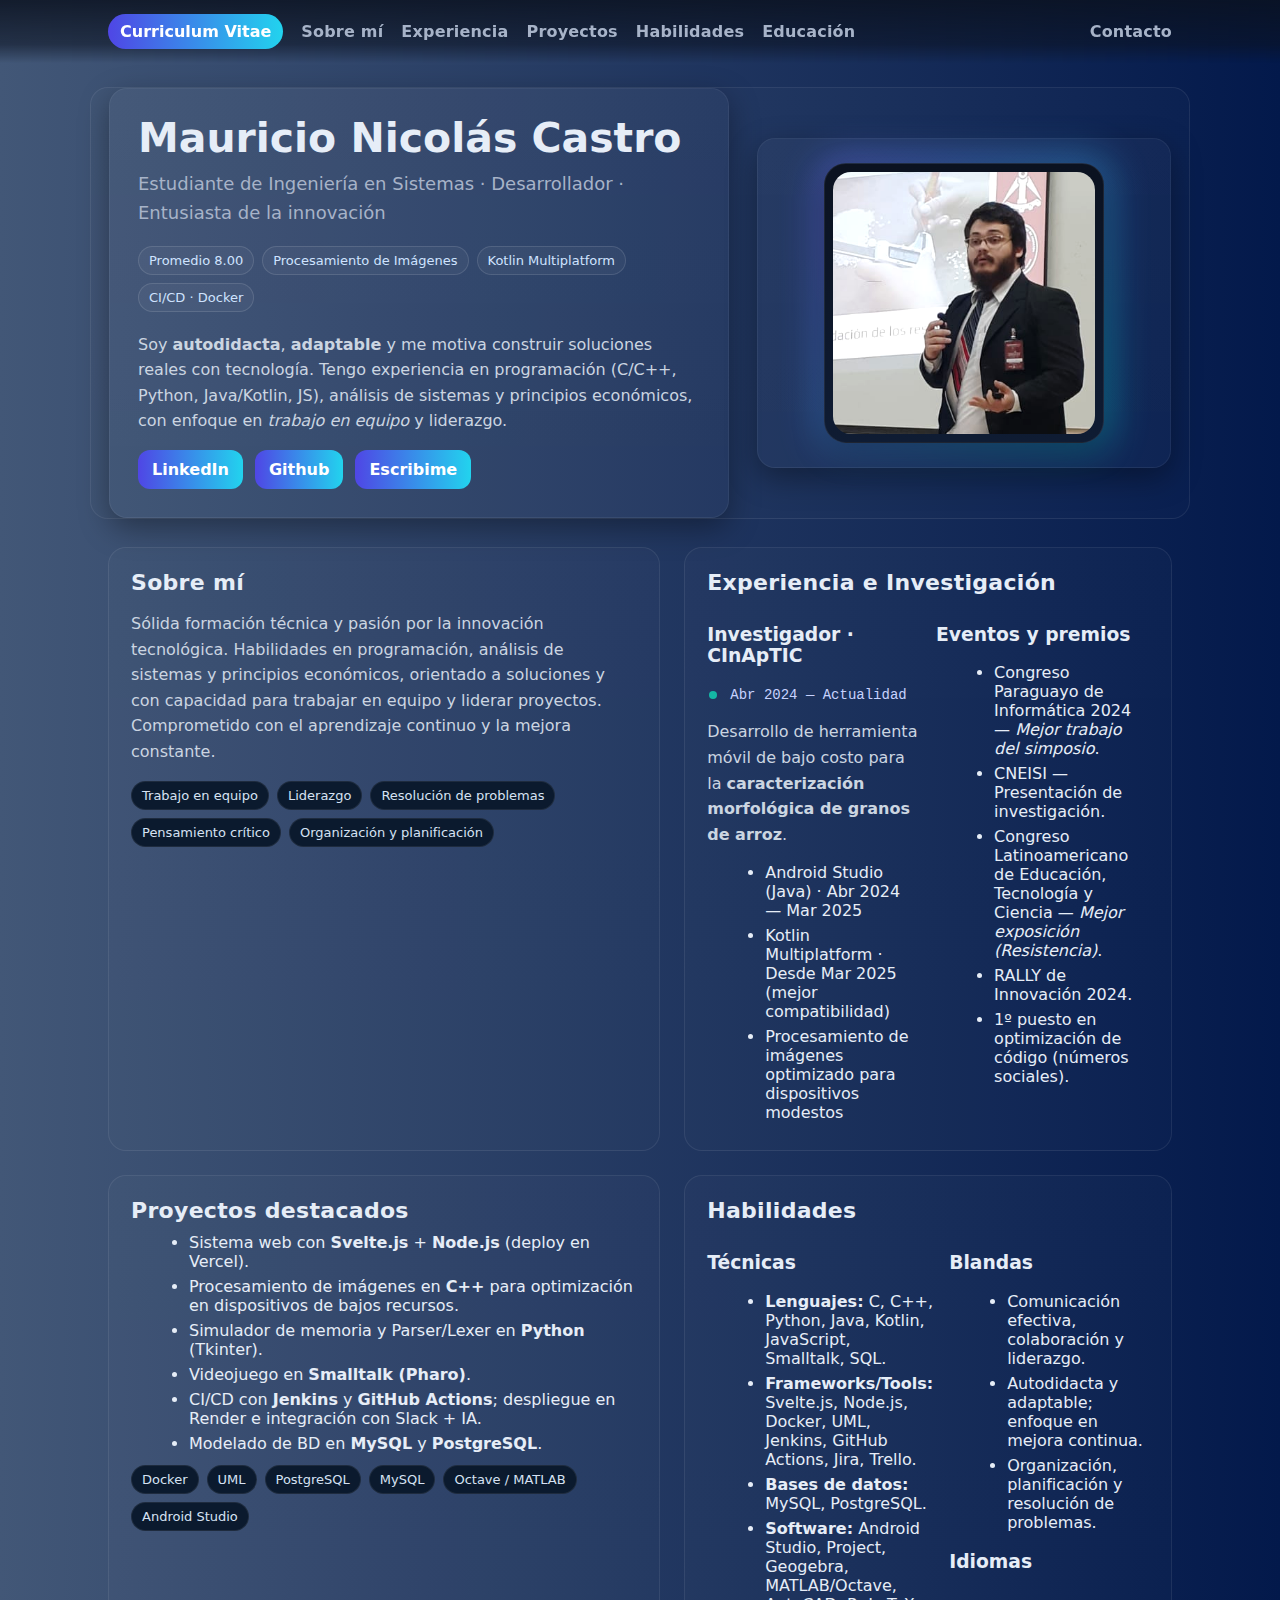
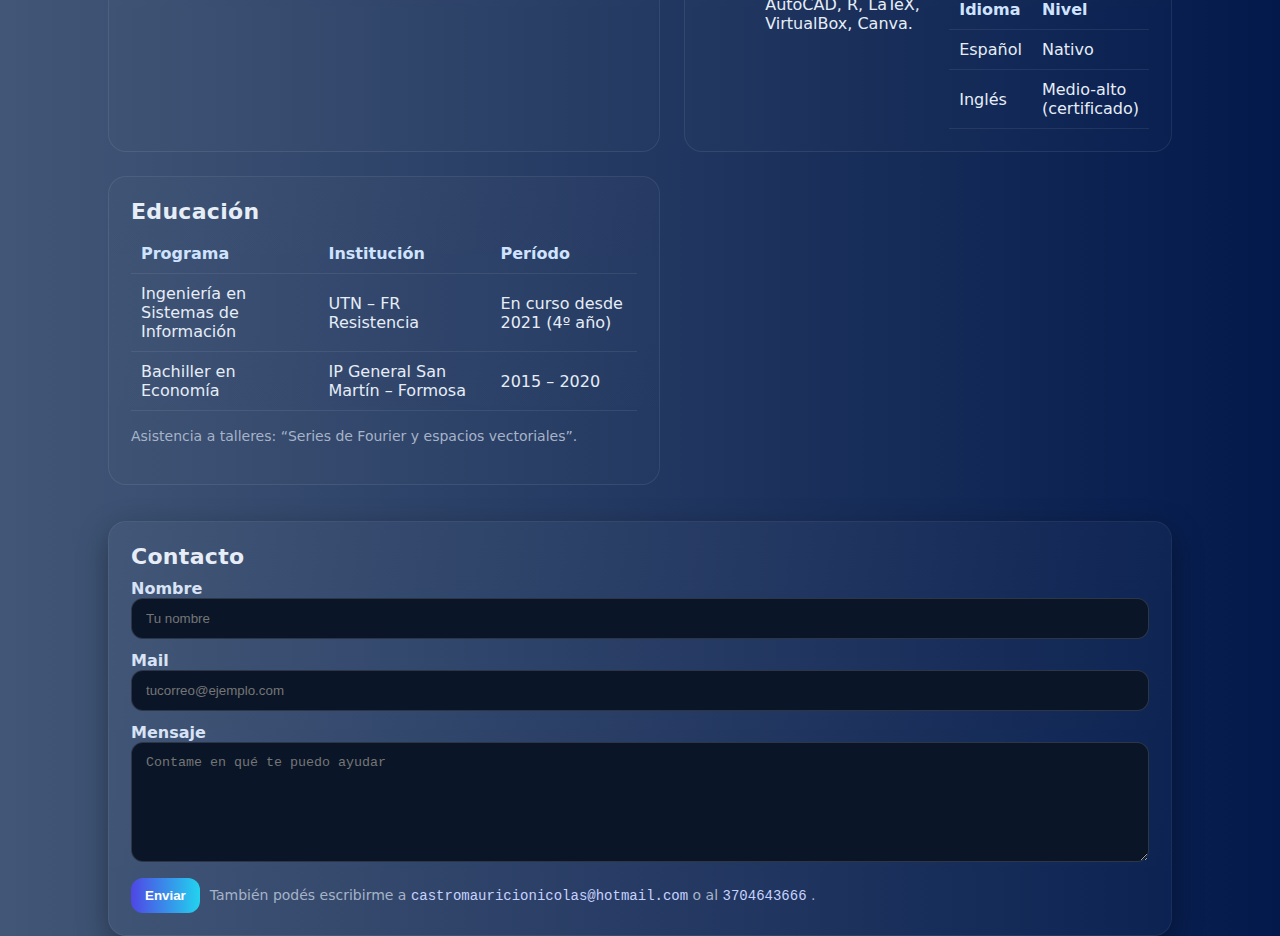
<file: index.html>
<!DOCTYPE html>
<html lang="es">

<head>
    <meta charset="utf-8" />
    <meta name="viewport" content="width=device-width, initial-scale=1" />
    <title>Mauricio Nicolás Castro — Perfil</title>
    <meta name="description"
        content="Perfil profesional, proyectos y contacto de Mauricio Nicolás Castro (Ing. en Sistemas)." />
    <link rel="stylesheet" href="estilo.css" />
</head>

<body>
    <header>
        <nav class="nav">
            <span class="chip">Curriculum Vitae</span>
            <a href="#sobre-mi">Sobre mí</a>
            <a href="#experiencia">Experiencia</a>
            <a href="#proyectos">Proyectos</a>
            <a href="#habilidades">Habilidades</a>
            <a href="#educacion">Educación</a>
            <div class="spacer"></div>
            <a href="#contacto">Contacto</a>
        </nav>
    </header>

    <section class="hero">
        <div class="card intro">
            <h1>Mauricio Nicolás Castro</h1>
            <p class="subtitle">Estudiante de Ingeniería en Sistemas · Desarrollador · Entusiasta de la innovación</p>
            <div class="badges">
                <span class="badge">Promedio 8.00</span>
                <span class="badge">Procesamiento de Imágenes</span>
                <span class="badge">Kotlin Multiplatform</span>
                <span class="badge">CI/CD · Docker</span>
            </div>
            <p>
                Soy <strong>autodidacta</strong>, <strong>adaptable</strong> y me motiva construir soluciones reales con
                tecnología. Tengo experiencia en programación (C/C++, Python, Java/Kotlin, JS), análisis de sistemas y
                principios económicos, con enfoque en <em>trabajo en equipo</em> y liderazgo.
            </p>
            <div class="cta">
                <a class="btn primary" href="https://www.linkedin.com/in/mauricio-nicol%C3%A1s-castro-5342092b8"
                    target="_blank" rel="noopener">LinkedIn</a>
                <a class="btn primary" href="https://github.com/MauricioCastro16" target="_blank"
                    rel="noopener">Github</a>
                <a class="btn primary" href="#contacto" target="_blank" 
                    rel="noopener">Escribime</a>
            </div>
        </div>
        <div class="card profile" aria-label="Foto de perfil">
            <div class="frame">
                <span class="ring" aria-hidden="true"></span>
                <img src="foto-perfil.jpg" alt="Foto de Mauricio Nicolás Castro">
            </div>
        </div>
    </section>

    <main>
        <section id="sobre-mi">
            <h2>Sobre mí</h2>
            <p>
                Sólida formación técnica y pasión por la innovación tecnológica. Habilidades en programación, análisis
                de sistemas y principios económicos, orientado a soluciones y con capacidad para trabajar en equipo y
                liderar proyectos. Comprometido con el aprendizaje continuo y la mejora constante.
            </p>
            <div class="tags">
                <span class="tag">Trabajo en equipo</span>
                <span class="tag">Liderazgo</span>
                <span class="tag">Resolución de problemas</span>
                <span class="tag">Pensamiento crítico</span>
                <span class="tag">Organización y planificación</span>
            </div>
        </section>

        <section id="experiencia">
            <h2>Experiencia e Investigación</h2>
            <div class="grid-2">
                <div>
                    <h3>Investigador · CInApTIC</h3>
                    <span class="dot"></span>
                    <span class="mono">Abr 2024 — Actualidad</span>
                    <p>
                        Desarrollo de herramienta móvil de bajo costo para la <strong>caracterización morfológica de
                            granos de arroz</strong>.
                    </p>
                    <ul>
                        <li>Android Studio (Java) · Abr 2024 — Mar 2025</li>
                        <li>Kotlin Multiplatform · Desde Mar 2025 (mejor compatibilidad)</li>
                        <li>Procesamiento de imágenes optimizado para dispositivos modestos</li>
                    </ul>
                </div>
                <div>
                    <h3>Eventos y premios</h3>
                    <ul>
                        <li>Congreso Paraguayo de Informática 2024 — <em>Mejor trabajo del simposio</em>.</li>
                        <li>CNEISI — Presentación de investigación.</li>
                        <li>Congreso Latinoamericano de Educación, Tecnología y Ciencia — <em>Mejor exposición
                                (Resistencia)</em>.</li>
                        <li>RALLY de Innovación 2024.</li>
                        <li>1º puesto en optimización de código (números sociales).</li>
                    </ul>
                </div>
            </div>
        </section>

        <section id="proyectos">
            <h2>Proyectos destacados</h2>
            <ul>
                <li>Sistema web con <strong>Svelte.js</strong> + <strong>Node.js</strong> (deploy en Vercel).</li>
                <li>Procesamiento de imágenes en <strong>C++</strong> para optimización en dispositivos de bajos
                    recursos.</li>
                <li>Simulador de memoria y Parser/Lexer en <strong>Python</strong> (Tkinter).</li>
                <li>Videojuego en <strong>Smalltalk (Pharo)</strong>.</li>
                <li>CI/CD con <strong>Jenkins</strong> y <strong>GitHub Actions</strong>; despliegue en Render e
                    integración con Slack + IA.</li>
                <li>Modelado de BD en <strong>MySQL</strong> y <strong>PostgreSQL</strong>.</li>
            </ul>
            <div class="tags">
                <span class="tag">Docker</span>
                <span class="tag">UML</span>
                <span class="tag">PostgreSQL</span>
                <span class="tag">MySQL</span>
                <span class="tag">Octave / MATLAB</span>
                <span class="tag">Android Studio</span>
            </div>
        </section>

        <section id="habilidades">
            <h2>Habilidades</h2>
            <div class="grid-2">
                <div>
                    <h3>Técnicas</h3>
                    <ul>
                        <li><strong>Lenguajes:</strong> C, C++, Python, Java, Kotlin, JavaScript, Smalltalk, SQL.</li>
                        <li><strong>Frameworks/Tools:</strong> Svelte.js, Node.js, Docker, UML, Jenkins, GitHub Actions,
                            Jira, Trello.</li>
                        <li><strong>Bases de datos:</strong> MySQL, PostgreSQL.</li>
                        <li><strong>Software:</strong> Android Studio, Project, Geogebra, MATLAB/Octave, AutoCAD, R,
                            LaTeX, VirtualBox, Canva.</li>
                    </ul>
                </div>
                <div>
                    <h3>Blandas</h3>
                    <ul>
                        <li>Comunicación efectiva, colaboración y liderazgo.</li>
                        <li>Autodidacta y adaptable; enfoque en mejora continua.</li>
                        <li>Organización, planificación y resolución de problemas.</li>
                    </ul>
                    <h3>Idiomas</h3>
                    <table>
                        <thead>
                            <tr>
                                <th>Idioma</th>
                                <th>Nivel</th>
                            </tr>
                        </thead>
                        <tbody>
                            <tr>
                                <td>Español</td>
                                <td>Nativo</td>
                            </tr>
                            <tr>
                                <td>Inglés</td>
                                <td>Medio-alto (certificado)</td>
                            </tr>
                        </tbody>
                    </table>
                </div>
            </div>
        </section>

        <section id="educacion">
            <h2>Educación</h2>
            <table aria-label="Tabla de formación académica">
                <thead>
                    <tr>
                        <th>Programa</th>
                        <th>Institución</th>
                        <th>Período</th>
                    </tr>
                </thead>
                <tbody>
                    <tr>
                        <td>Ingeniería en Sistemas de Información</td>
                        <td>UTN – FR Resistencia</td>
                        <td>En curso desde 2021 (4º año)</td>
                    </tr>
                    <tr>
                        <td>Bachiller en Economía</td>
                        <td>IP General San Martín – Formosa</td>
                        <td>2015 – 2020</td>
                    </tr>
                </tbody>
            </table>
            <p class="note">Asistencia a talleres: “Series de Fourier y espacios vectoriales”.</p>
        </section>
    </main>

    <footer id="contacto">
        <section class="card" style="padding:22px">
            <h2>Contacto</h2>
            <form id="contactForm" novalidate>
                <div>
                    <label for="name">Nombre</label>
                    <input id="name" name="name" type="text" placeholder="Tu nombre" required />
                </div>
                <div>
                    <label for="email">Mail</label>
                    <input id="email" name="email" type="email" placeholder="tucorreo@ejemplo.com" required />
                </div>
                <div>
                    <label for="message">Mensaje</label>
                    <textarea id="message" name="message" placeholder="Contame en qué te puedo ayudar"
                        required></textarea>
                </div>
                <div class="actions">
                    <button class="btn primary" type="submit">
                        Enviar
                    </button>
                    <span class="note">También podés escribirme a 
                        <span class="mono">castromauricionicolas@hotmail.com</span>
                        o al
                        <span class="mono">3704643666</span>
                        .
                    </span>
                </div>
            </form>
        </section>
    </footer>

    <script>
        // Validación simple del formulario + alertas
        const form = document.getElementById('contactForm');
        form.addEventListener('submit', function (e) {
            e.preventDefault();
            const name = document.getElementById('name').value.trim();
            const email = document.getElementById('email').value.trim();
            const message = document.getElementById('message').value.trim();

            // Validación básica de email
            const emailOk = /^[^\s@]+@[^\s@]+\.[^\s@]+$/.test(email);

            const missing = [];
            if (!name) missing.push('Nombre');
            if (!email) missing.push('Mail');
            if (!message) missing.push('Mensaje');

            if (missing.length > 0) {
                alert('Faltan completar: ' + missing.join(', '));
                return;
            }
            if (!emailOk) {
                alert('Por favor, ingresá un mail válido.');
                return;
            }

            alert('¡Gracias por tu contacto, ' + name + '! Te responderé pronto.');
            form.reset();
        });
    </script>
</body>

</html>
</file>
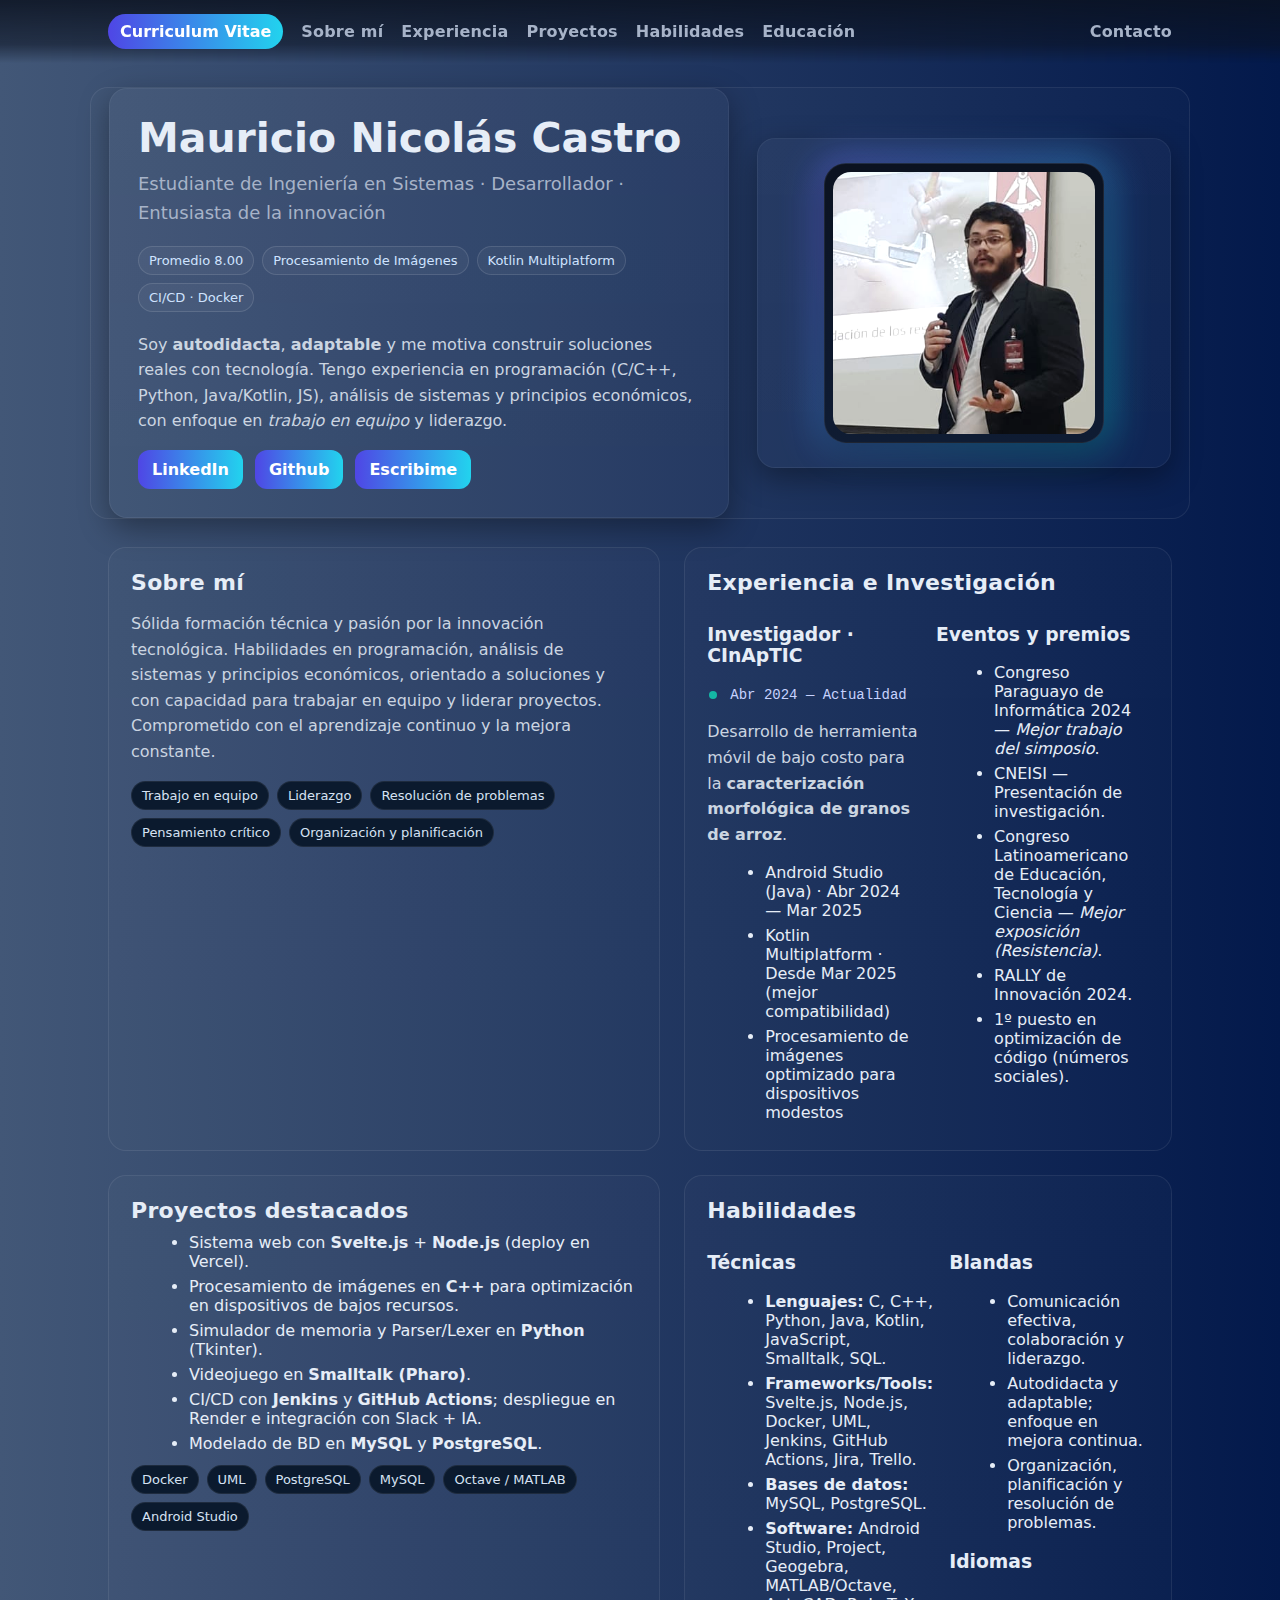
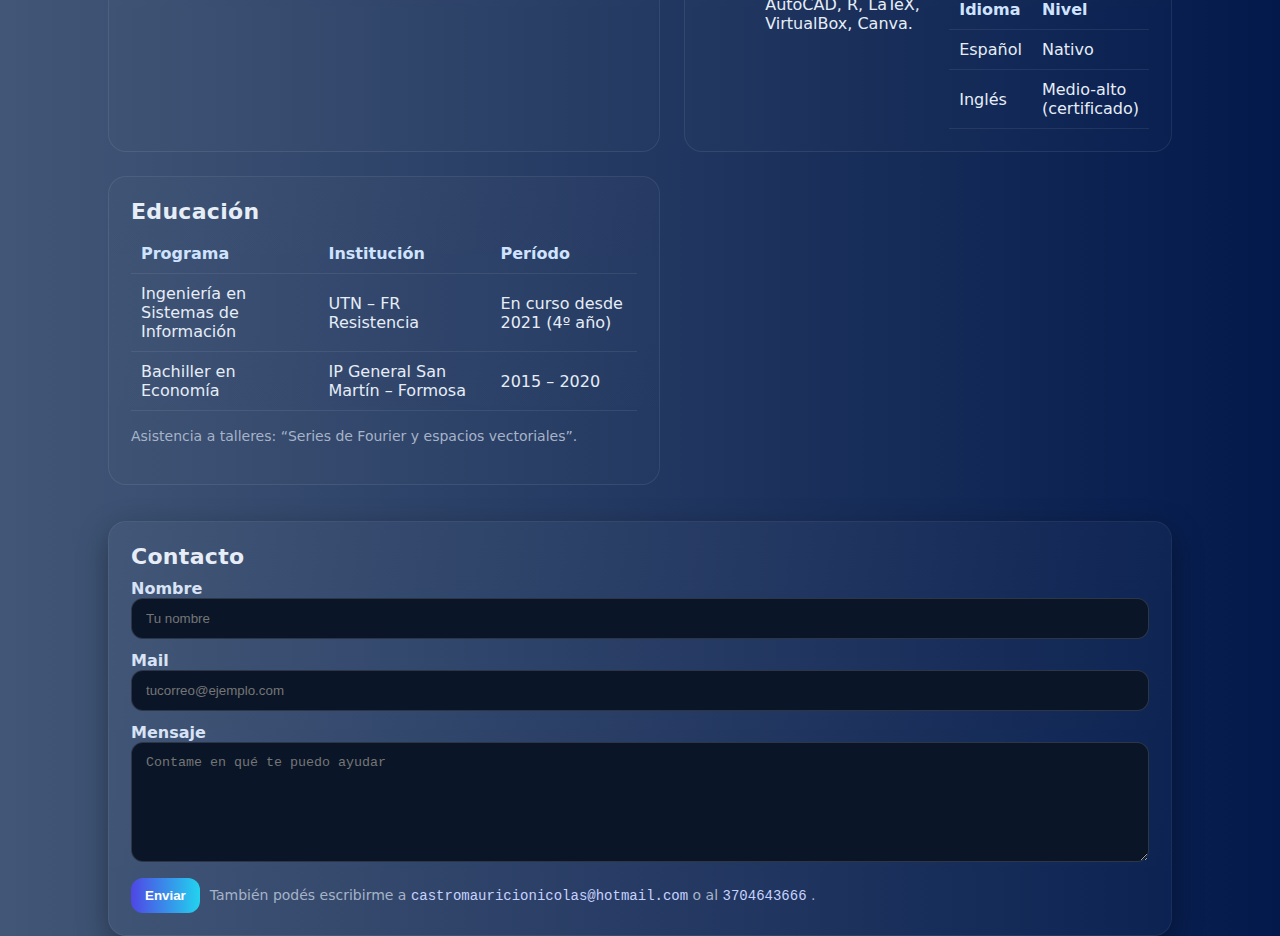
<file: pagina.html>
<!DOCTYPE html>
<html lang="es">

<head>
    <meta charset="utf-8" />
    <meta name="viewport" content="width=device-width, initial-scale=1" />
    <title>Mauricio Nicolás Castro — Perfil</title>
    <meta name="description"
        content="Perfil profesional, proyectos y contacto de Mauricio Nicolás Castro (Ing. en Sistemas)." />
    <link rel="stylesheet" href="estilo.css" />
</head>

<body>
    <header>
        <nav class="nav">
            <span class="chip">Curriculum Vitae</span>
            <a href="#sobre-mi">Sobre mí</a>
            <a href="#experiencia">Experiencia</a>
            <a href="#proyectos">Proyectos</a>
            <a href="#habilidades">Habilidades</a>
            <a href="#educacion">Educación</a>
            <div class="spacer"></div>
            <a href="#contacto">Contacto</a>
        </nav>
    </header>

    <section class="hero">
        <div class="card intro">
            <h1>Mauricio Nicolás Castro</h1>
            <p class="subtitle">Estudiante de Ingeniería en Sistemas · Desarrollador · Entusiasta de la innovación</p>
            <div class="badges">
                <span class="badge">Promedio 8.00</span>
                <span class="badge">Procesamiento de Imágenes</span>
                <span class="badge">Kotlin Multiplatform</span>
                <span class="badge">CI/CD · Docker</span>
            </div>
            <p>
                Soy <strong>autodidacta</strong>, <strong>adaptable</strong> y me motiva construir soluciones reales con
                tecnología. Tengo experiencia en programación (C/C++, Python, Java/Kotlin, JS), análisis de sistemas y
                principios económicos, con enfoque en <em>trabajo en equipo</em> y liderazgo.
            </p>
            <div class="cta">
                <a class="btn primary" href="https://www.linkedin.com/in/mauricio-nicol%C3%A1s-castro-5342092b8"
                    target="_blank" rel="noopener">LinkedIn</a>
                <a class="btn primary" href="https://github.com/MauricioCastro16" target="_blank"
                    rel="noopener">Github</a>
                <a class="btn primary" href="#contacto" target="_blank" 
                    rel="noopener">Escribime</a>
            </div>
        </div>
        <div class="card profile" aria-label="Foto de perfil">
            <div class="frame">
                <span class="ring" aria-hidden="true"></span>
                <img src="foto-perfil.jpg" alt="Foto de Mauricio Nicolás Castro">
            </div>
        </div>
    </section>

    <main>
        <section id="sobre-mi">
            <h2>Sobre mí</h2>
            <p>
                Sólida formación técnica y pasión por la innovación tecnológica. Habilidades en programación, análisis
                de sistemas y principios económicos, orientado a soluciones y con capacidad para trabajar en equipo y
                liderar proyectos. Comprometido con el aprendizaje continuo y la mejora constante.
            </p>
            <div class="tags">
                <span class="tag">Trabajo en equipo</span>
                <span class="tag">Liderazgo</span>
                <span class="tag">Resolución de problemas</span>
                <span class="tag">Pensamiento crítico</span>
                <span class="tag">Organización y planificación</span>
            </div>
        </section>

        <section id="experiencia">
            <h2>Experiencia e Investigación</h2>
            <div class="grid-2">
                <div>
                    <h3>Investigador · CInApTIC</h3>
                    <span class="dot"></span>
                    <span class="mono">Abr 2024 — Actualidad</span>
                    <p>
                        Desarrollo de herramienta móvil de bajo costo para la <strong>caracterización morfológica de
                            granos de arroz</strong>.
                    </p>
                    <ul>
                        <li>Android Studio (Java) · Abr 2024 — Mar 2025</li>
                        <li>Kotlin Multiplatform · Desde Mar 2025 (mejor compatibilidad)</li>
                        <li>Procesamiento de imágenes optimizado para dispositivos modestos</li>
                    </ul>
                </div>
                <div>
                    <h3>Eventos y premios</h3>
                    <ul>
                        <li>Congreso Paraguayo de Informática 2024 — <em>Mejor trabajo del simposio</em>.</li>
                        <li>CNEISI — Presentación de investigación.</li>
                        <li>Congreso Latinoamericano de Educación, Tecnología y Ciencia — <em>Mejor exposición
                                (Resistencia)</em>.</li>
                        <li>RALLY de Innovación 2024.</li>
                        <li>1º puesto en optimización de código (números sociales).</li>
                    </ul>
                </div>
            </div>
        </section>

        <section id="proyectos">
            <h2>Proyectos destacados</h2>
            <ul>
                <li>Sistema web con <strong>Svelte.js</strong> + <strong>Node.js</strong> (deploy en Vercel).</li>
                <li>Procesamiento de imágenes en <strong>C++</strong> para optimización en dispositivos de bajos
                    recursos.</li>
                <li>Simulador de memoria y Parser/Lexer en <strong>Python</strong> (Tkinter).</li>
                <li>Videojuego en <strong>Smalltalk (Pharo)</strong>.</li>
                <li>CI/CD con <strong>Jenkins</strong> y <strong>GitHub Actions</strong>; despliegue en Render e
                    integración con Slack + IA.</li>
                <li>Modelado de BD en <strong>MySQL</strong> y <strong>PostgreSQL</strong>.</li>
            </ul>
            <div class="tags">
                <span class="tag">Docker</span>
                <span class="tag">UML</span>
                <span class="tag">PostgreSQL</span>
                <span class="tag">MySQL</span>
                <span class="tag">Octave / MATLAB</span>
                <span class="tag">Android Studio</span>
            </div>
        </section>

        <section id="habilidades">
            <h2>Habilidades</h2>
            <div class="grid-2">
                <div>
                    <h3>Técnicas</h3>
                    <ul>
                        <li><strong>Lenguajes:</strong> C, C++, Python, Java, Kotlin, JavaScript, Smalltalk, SQL.</li>
                        <li><strong>Frameworks/Tools:</strong> Svelte.js, Node.js, Docker, UML, Jenkins, GitHub Actions,
                            Jira, Trello.</li>
                        <li><strong>Bases de datos:</strong> MySQL, PostgreSQL.</li>
                        <li><strong>Software:</strong> Android Studio, Project, Geogebra, MATLAB/Octave, AutoCAD, R,
                            LaTeX, VirtualBox, Canva.</li>
                    </ul>
                </div>
                <div>
                    <h3>Blandas</h3>
                    <ul>
                        <li>Comunicación efectiva, colaboración y liderazgo.</li>
                        <li>Autodidacta y adaptable; enfoque en mejora continua.</li>
                        <li>Organización, planificación y resolución de problemas.</li>
                    </ul>
                    <h3>Idiomas</h3>
                    <table>
                        <thead>
                            <tr>
                                <th>Idioma</th>
                                <th>Nivel</th>
                            </tr>
                        </thead>
                        <tbody>
                            <tr>
                                <td>Español</td>
                                <td>Nativo</td>
                            </tr>
                            <tr>
                                <td>Inglés</td>
                                <td>Medio-alto (certificado)</td>
                            </tr>
                        </tbody>
                    </table>
                </div>
            </div>
        </section>

        <section id="educacion">
            <h2>Educación</h2>
            <table aria-label="Tabla de formación académica">
                <thead>
                    <tr>
                        <th>Programa</th>
                        <th>Institución</th>
                        <th>Período</th>
                    </tr>
                </thead>
                <tbody>
                    <tr>
                        <td>Ingeniería en Sistemas de Información</td>
                        <td>UTN – FR Resistencia</td>
                        <td>En curso desde 2021 (4º año)</td>
                    </tr>
                    <tr>
                        <td>Bachiller en Economía</td>
                        <td>IP General San Martín – Formosa</td>
                        <td>2015 – 2020</td>
                    </tr>
                </tbody>
            </table>
            <p class="note">Asistencia a talleres: “Series de Fourier y espacios vectoriales”.</p>
        </section>
    </main>

    <footer id="contacto">
        <section class="card" style="padding:22px">
            <h2>Contacto</h2>
            <form id="contactForm" novalidate>
                <div>
                    <label for="name">Nombre</label>
                    <input id="name" name="name" type="text" placeholder="Tu nombre" required />
                </div>
                <div>
                    <label for="email">Mail</label>
                    <input id="email" name="email" type="email" placeholder="tucorreo@ejemplo.com" required />
                </div>
                <div>
                    <label for="message">Mensaje</label>
                    <textarea id="message" name="message" placeholder="Contame en qué te puedo ayudar"
                        required></textarea>
                </div>
                <div class="actions">
                    <button class="btn primary" type="submit">
                        Enviar
                    </button>
                    <span class="note">También podés escribirme a 
                        <span class="mono">castromauricionicolas@hotmail.com</span>
                        o al
                        <span class="mono">3704643666</span>
                        .
                    </span>
                </div>
            </form>
        </section>
    </footer>

    <script>
        // Validación simple del formulario + alertas
        const form = document.getElementById('contactForm');
        form.addEventListener('submit', function (e) {
            e.preventDefault();
            const name = document.getElementById('name').value.trim();
            const email = document.getElementById('email').value.trim();
            const message = document.getElementById('message').value.trim();

            // Validación básica de email
            const emailOk = /^[^\s@]+@[^\s@]+\.[^\s@]+$/.test(email);

            const missing = [];
            if (!name) missing.push('Nombre');
            if (!email) missing.push('Mail');
            if (!message) missing.push('Mensaje');

            if (missing.length > 0) {
                alert('Faltan completar: ' + missing.join(', '));
                return;
            }
            if (!emailOk) {
                alert('Por favor, ingresá un mail válido.');
                return;
            }

            alert('¡Gracias por tu contacto, ' + name + '! Te responderé pronto.');
            form.reset();
        });
    </script>
</body>

</html>
</file>
<file: estilo.css>
:root {
    --bg: #0b1220;
    --bg-soft: #101a2e;
    --card: #0f172a;
    --ink: #e6edf7;
    --muted: #a7b3c8;
    --brand: #4f46e5;
    --brand-2: #22d3ee;
    --accent: #14b8a6;
    --ring: #60a5fa55;
    --radius: 18px;
    --shadow: 0 10px 30px rgba(0, 0, 0, .35);
}

* {
    box-sizing: border-box
}

html,
body {
    margin: 0;
    height: 100%;
    scroll-behavior: smooth
}

body {
    font-family: system-ui, -apple-system, Segoe UI, Roboto, Ubuntu, Cantarell, Noto Sans, Helvetica, Arial, "Apple Color Emoji", "Segoe UI Emoji";
    color: var(--ink);
    background: linear-gradient(90deg, #425777, #03194b);
}

header {
    position: sticky;
    top: 0;
    z-index: 50;
    background: linear-gradient(180deg, rgba(11, 18, 32, .85), rgba(11, 18, 32, .55) 70%, transparent);
    backdrop-filter: blur(6px)
}

.nav {
    max-width: 1100px;
    margin: auto;
    display: flex;
    align-items: center;
    gap: 18px;
    padding: 14px 18px
}

.nav a {
    color: var(--muted);
    text-decoration: none;
    font-weight: 600;
    letter-spacing: .2px
}

.nav a:hover {
    color: #fff
}

.spacer {
    flex: 1
}

.chip {
    padding: 8px 12px;
    border-radius: 999px;
    background: linear-gradient(90deg, var(--brand), var(--brand-2));
    color: #fff;
    font-weight: 700
}

/* Hero */
.hero {
    max-width: 1100px;
    margin: 24px auto 0;
    display: grid;
    grid-template-columns: 1.2fr .8fr;
    gap: 28px;
    align-items: center;
    padding: 0 18px
}

@media (max-width:900px) {
    .hero {
        grid-template-columns: 1fr;
    }
}

.card {
    background: linear-gradient(180deg, rgba(255, 255, 255, .03), rgba(255, 255, 255, .02));
    border: 1px solid rgba(255, 255, 255, .06);
    border-radius: var(--radius);
    box-shadow: var(--shadow)
}

.hero .intro {
    padding: 28px
}

h1 {
    margin: 0 0 10px;
    font-size: clamp(28px, 3.2vw, 44px);
    line-height: 1.05
}

.subtitle {
    color: var(--muted);
    margin: 0 0 18px;
    font-size: clamp(15px, 1.6vw, 18px)
}

.badges {
    display: flex;
    flex-wrap: wrap;
    gap: 8px;
    margin: 14px 0 20px
}

.badge {
    border: 1px solid rgba(255, 255, 255, .12);
    color: #cfe3ff;
    padding: 6px 10px;
    border-radius: 999px;
    font-size: 13px;
    background: rgba(255, 255, 255, .04)
}

.cta {
    display: flex;
    flex-wrap: wrap;
    gap: 12px;
    margin-top: 4px
}

.btn {
    display: inline-flex;
    align-items: center;
    gap: 10px;
    border-radius: 12px;
    padding: 10px 14px;
    font-weight: 700;
    text-decoration: none;
    border: 1px solid rgba(255, 255, 255, .12)
}

.btn.primary {
    background: linear-gradient(90deg, var(--brand), var(--brand-2));
    color: #fff;
    border: none
}

.btn:focus {
    outline: 3px solid var(--ring)
}

.profile {
    position: relative;
    display: grid;
    place-items: center;
    padding: 24px
}

.profile .frame {
    position: relative;
    width: min(280px, 60vw);
    aspect-ratio: 1/1;
    border-radius: 22px;
    background: linear-gradient(180deg, #0b1220, #0f1c33);
    border: 1px solid rgba(255, 255, 255, .08);
    box-shadow: var(--shadow)
}

.profile img {
    position: absolute;
    inset: 8px;
    width: calc(100% - 16px);
    height: calc(100% - 16px);
    object-fit: cover;
    border-radius: 18px;
    filter: saturate(1.05) contrast(1.05)
}

.ring {
    position: absolute;
    inset: -8px;
    border-radius: 26px;
    background: conic-gradient(from 120deg at 50% 50%, #06b6d4, #6366f1, #06b6d4);
    filter: blur(18px);
    opacity: .55;
    z-index: -1
}

/* Main grid */
main {
    max-width: 1100px;
    margin: 28px auto;
    padding: 0 18px;
    display: grid;
    grid-template-columns: 1.3fr .7fr;
    gap: 24px
}

@media (max-width:1000px) {
    main {
        grid-template-columns: 1fr
    }
}

section {
    padding: 22px;
    border-radius: var(--radius);
    border: 1px solid rgba(255, 255, 255, .08);
    background: linear-gradient(180deg, rgba(255, 255, 255, .02), rgba(255, 255, 255, .01))
}

section h2 {
    margin: 0 0 10px;
    font-size: 22px;
    letter-spacing: .3px
}

section p {
    color: #cbd5e1;
    line-height: 1.6
}

.grid-2 {
    display: grid;
    grid-template-columns: 1fr 1fr;
    gap: 16px
}

@media (max-width:800px) {
    .grid-2 {
        grid-template-columns: 1fr
    }
}

/* Lists and tags */
ul {
    margin: 10px 0 0 18px
}

li {
    margin: 6px 0
}

.tags {
    display: flex;
    flex-wrap: wrap;
    gap: 8px;
    margin-top: 12px
}

.tag {
    padding: 6px 10px;
    border-radius: 999px;
    background: #0b1a2e;
    border: 1px solid rgba(255, 255, 255, .08);
    font-size: 13px;
    color: #d6e2f3
}

/* Tables */
table {
    width: 100%;
    border-collapse: collapse;
    margin-top: 10px
}

th,
td {
    padding: 10px;
    border-bottom: 1px solid rgba(255, 255, 255, .08);
    text-align: left
}

th {
    color: #cfe3ff
}

tbody tr:hover {
    background: rgba(255, 255, 255, .03)
}

/* Footer / contact */
footer {
    max-width: 1100px;
    margin: 36px auto 54px;
    padding: 0 18px
}

form {
    display: grid;
    gap: 12px
}

label {
    font-weight: 600;
    color: #d8e3f5
}

input,
textarea {
    width: 100%;
    padding: 12px 14px;
    border-radius: 12px;
    border: 1px solid rgba(255, 255, 255, .14);
    background: #0a1528;
    color: #e7eefc
}

textarea {
    min-height: 120px;
    resize: vertical
}

.actions {
    display: flex;
    gap: 10px;
    align-items: center;
    flex-wrap: wrap
}

.note {
    color: var(--muted);
    font-size: 14px
}

/* Tiny decorations */
.dot {
    display: inline-block;
    width: 8px;
    height: 8px;
    border-radius: 50%;
    background: var(--accent);
    margin: 0 8px 0 2px
}

.mono {
    font-family: ui-monospace, SFMono-Regular, Menlo, Monaco, Consolas, "Liberation Mono", "Courier New", monospace;
    font-size: 14px;
    color: #c7d2fe
}

/* ====== Ajustes móviles ====== */
@media (max-width: 768px) {

    .nav {
        gap: 10px;
        padding: 10px 14px;
        flex-wrap: wrap
    }

    .nav a {
        font-size: 14px
    }

    .hero {
        grid-template-columns: 1fr;
        gap: 18px;
        margin: 12px auto 0
    }

    .hero .intro {
        padding: 18px
    }

    h1 {
        font-size: clamp(24px, 6vw, 30px)
    }

    .subtitle {
        font-size: 14px;
        margin-bottom: 12px
    }

    .badges {
        gap: 6px;
        margin: 8px 0 12px
    }

    .badge {
        font-size: 12px;
        padding: 5px 8px
    }

    .profile {
        padding: 16px
    }

    .profile .frame {
        width: 220px;
        max-width: 70vw;
        border-radius: 18px
    }

    .profile img {
        inset: 6px;
        border-radius: 14px
    }

    .ring {
        inset: -4px;
        filter: blur(10px);
        opacity: .45
    }

    main {
        grid-template-columns: 1fr;
        gap: 16px;
        margin: 18px auto;
        padding: 0 14px
    }

    section {
        padding: 16px
    }

    ul {
        margin-left: 16px
    }

    table {
        font-size: 14px
    }

    th,
    td {
        padding: 8px
    }

    .cta {
        gap: 10px
    }

    .btn {
        width: 100%;
        justify-content: center;
        padding: 12px 14px
    }

    input,
    textarea {
        font-size: 16px;
        padding: 12px
    }

    .actions {
        flex-direction: column;
        align-items: stretch;
        gap: 8px
    }

    .actions .note {
        font-size: 13px
    }
}
</file>
